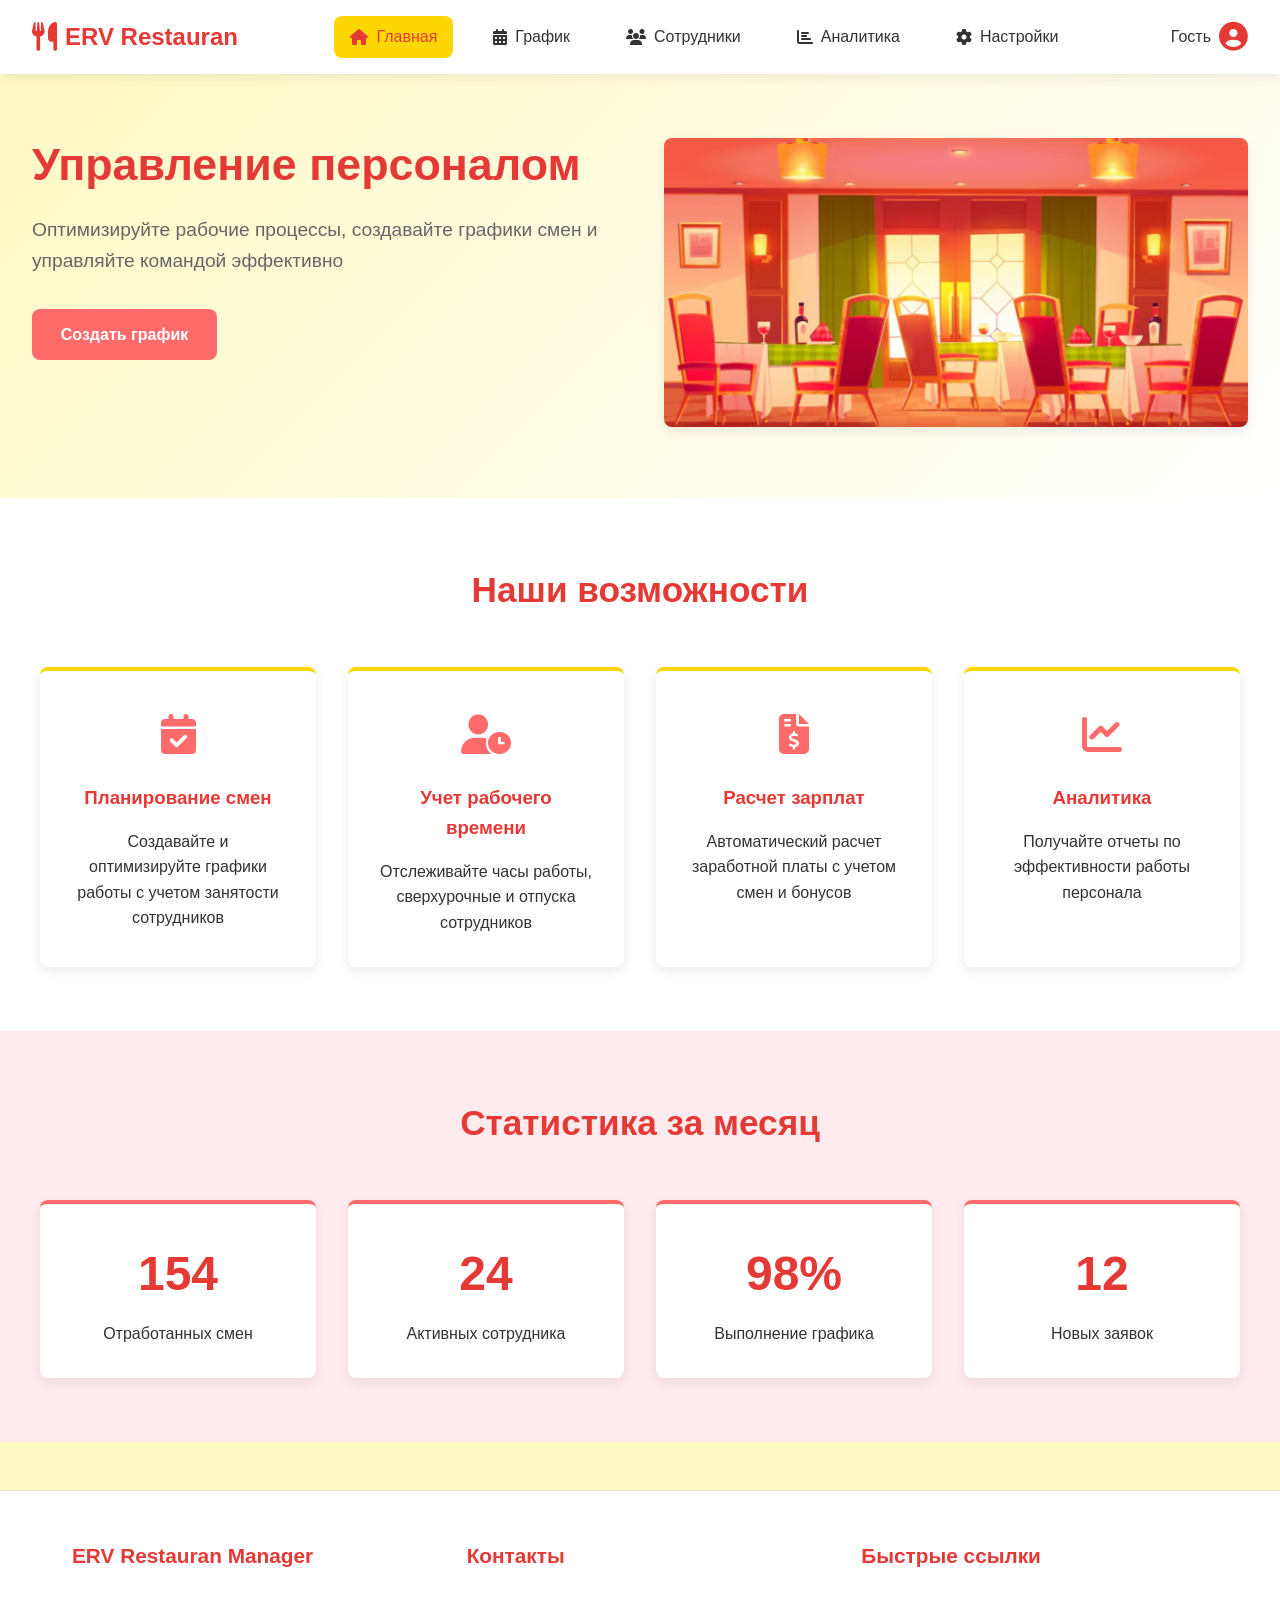
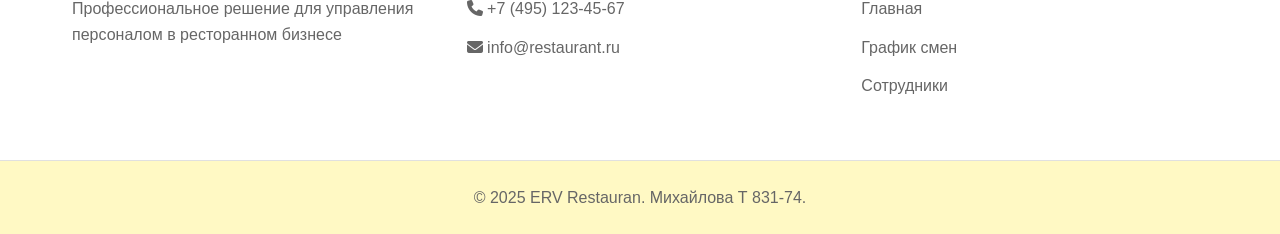
<file: index.html>
﻿<!DOCTYPE html>
<html lang="ru">
<head>
    <meta charset="UTF-8">
    <meta name="viewport" content="width=device-width, initial-scale=1.0">
    <title>ERV Restauran Manager | Главная</title>
    <link rel="stylesheet" href="style.css">
    <link rel="stylesheet" href="https://cdnjs.cloudflare.com/ajax/libs/font-awesome/6.4.0/css/all.min.css">
</head>
<body>
    <header>
        <nav class="navbar">
            <div class="logo">
                <i class="fas fa-utensils"></i>
                <span>ERV Restauran</span>
            </div>
            <input type="checkbox" id="menu-toggle">
            <label for="menu-toggle" class="menu-btn">
                <i class="fas fa-bars"></i>
            </label>
            <ul class="nav-menu">
                <li><a href="index.html" class="active"><i class="fas fa-home"></i> Главная</a></li>
                <li><a href="schedule.html"><i class="fas fa-calendar-alt"></i> График</a></li>
                <li><a href="employees.html"><i class="fas fa-users"></i> Сотрудники</a></li>
                <li><a href="#"><i class="fas fa-chart-bar"></i> Аналитика</a></li>
                <li><a href="#"><i class="fas fa-cog"></i> Настройки</a></li>
            </ul>
            <div class="user-profile">
                <span>Гость</span>
                <i class="fas fa-user-circle"></i>
            </div>
        </nav>
    </header>

    <main>
        <section class="hero">
            <div class="hero-content">
                <h1>Управление персоналом</h1>
                <p>Оптимизируйте рабочие процессы, создавайте графики смен и управляйте командой эффективно</p>
                <a href="schedule.html" class="btn-primary">Создать график</a>
            </div>
            <div class="hero-image">
                <img src="images/restaurant.jpg" alt="Интерьер ресторана">
            </div>
        </section>

        <section class="features">
            <h2>Наши возможности</h2>
            <div class="features-grid">
                <div class="feature-card">
                    <div class="feature-icon">
                        <i class="fas fa-calendar-check"></i>
                    </div>
                    <h3>Планирование смен</h3>
                    <p>Создавайте и оптимизируйте графики работы с учетом занятости сотрудников</p>
                </div>
                <div class="feature-card">
                    <div class="feature-icon">
                        <i class="fas fa-user-clock"></i>
                    </div>
                    <h3>Учет рабочего времени</h3>
                    <p>Отслеживайте часы работы, сверхурочные и отпуска сотрудников</p>
                </div>
                <div class="feature-card">
                    <div class="feature-icon">
                        <i class="fas fa-file-invoice-dollar"></i>
                    </div>
                    <h3>Расчет зарплат</h3>
                    <p>Автоматический расчет заработной платы с учетом смен и бонусов</p>
                </div>
                <div class="feature-card">
                    <div class="feature-icon">
                        <i class="fas fa-chart-line"></i>
                    </div>
                    <h3>Аналитика</h3>
                    <p>Получайте отчеты по эффективности работы персонала</p>
                </div>
            </div>
        </section>

        <section class="stats">
            <h2>Статистика за месяц</h2>
            <div class="stats-grid">
                <div class="stat-card">
                    <h3>154</h3>
                    <p>Отработанных смен</p>
                </div>
                <div class="stat-card">
                    <h3>24</h3>
                    <p>Активных сотрудника</p>
                </div>
                <div class="stat-card">
                    <h3>98%</h3>
                    <p>Выполнение графика</p>
                </div>
                <div class="stat-card">
                    <h3>12</h3>
                    <p>Новых заявок</p>
                </div>
            </div>
        </section>
    </main>

    <footer>
        <div class="footer-content">
            <div class="footer-section">
                <h3>ERV Restauran Manager</h3>
                <p>Профессиональное решение для управления персоналом в ресторанном бизнесе</p>
            </div>
            <div class="footer-section">
                <h3>Контакты</h3>
                <p><i class="fas fa-phone"></i> +7 (495) 123-45-67</p>
                <p><i class="fas fa-envelope"></i> info@restaurant.ru</p>
            </div>
            <div class="footer-section">
                <h3>Быстрые ссылки</h3>
                <ul>
                    <li><a href="index.html">Главная</a></li>
                    <li><a href="schedule.html">График смен</a></li>
                    <li><a href="employees.html">Сотрудники</a></li>
                </ul>
            </div>
        </div>
        <div class="footer-bottom">
            <p>&copy; 2025 ERV Restauran. Михайлова Т 831-74.</p>
        </div>
    </footer>
</body>
</html>
</file>
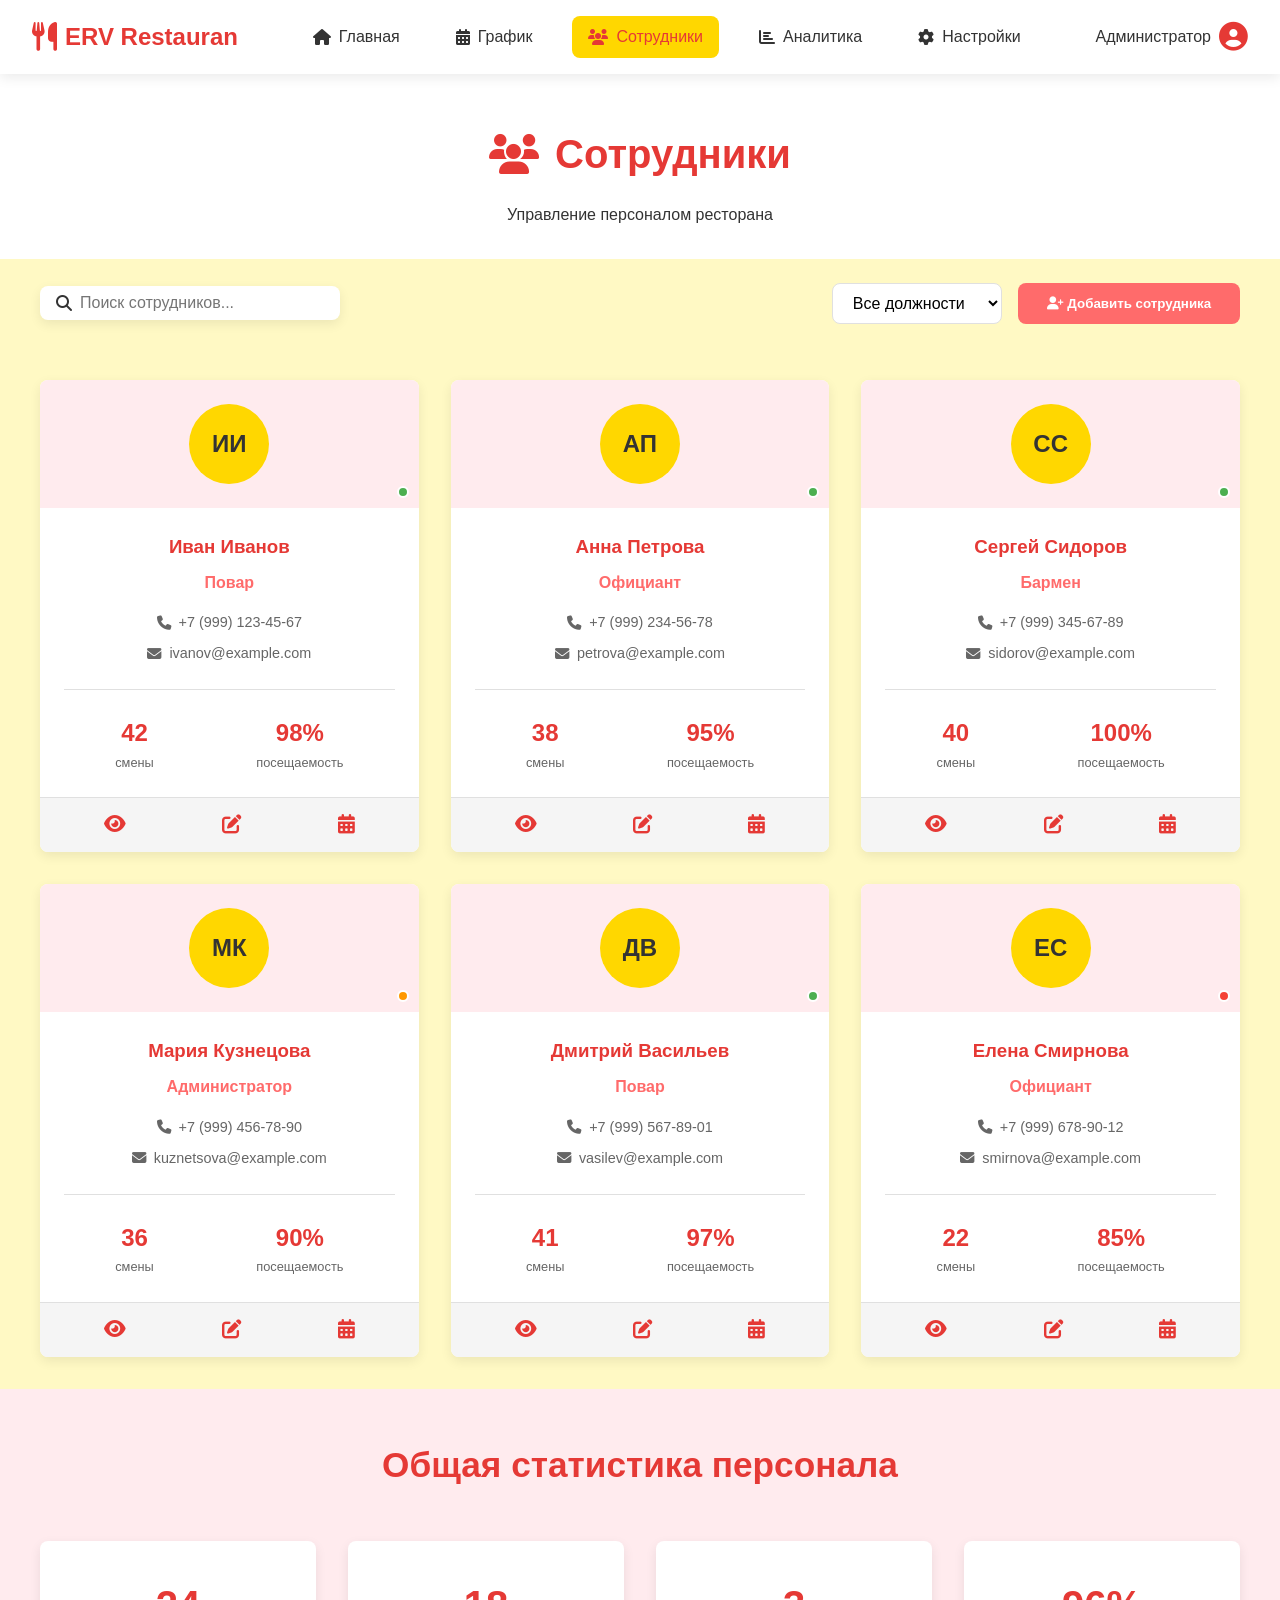
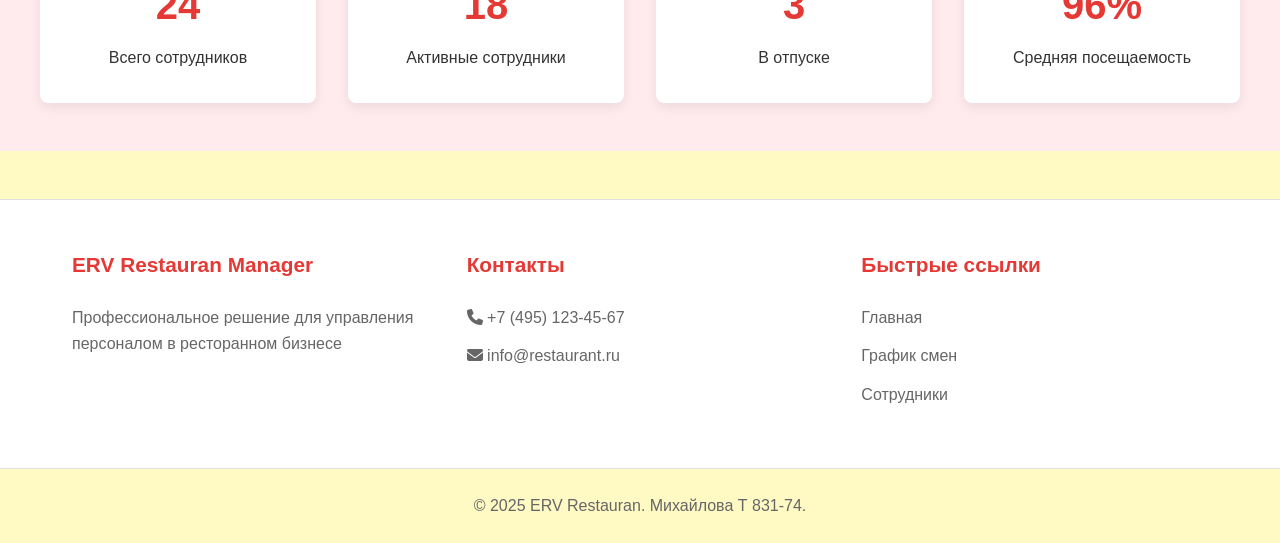
<file: employees.html>
﻿<!DOCTYPE html>
<html lang="ru">
<head>
    <meta charset="UTF-8">
    <meta name="viewport" content="width=device-width, initial-scale=1.0">
    <title>ERV Restauran Manager | Сотрудники</title>
    <link rel="stylesheet" href="style.css">
    <link rel="stylesheet" href="https://cdnjs.cloudflare.com/ajax/libs/font-awesome/6.4.0/css/all.min.css">
</head>
<body>
    <header>
        <nav class="navbar">
            <div class="logo">
                <i class="fas fa-utensils"></i>
                <span>ERV Restauran</span>
            </div>
            <input type="checkbox" id="menu-toggle">
            <label for="menu-toggle" class="menu-btn">
                <i class="fas fa-bars"></i>
            </label>
            <ul class="nav-menu">
                <li><a href="index.html"><i class="fas fa-home"></i> Главная</a></li>
                <li><a href="schedule.html"><i class="fas fa-calendar-alt"></i> График</a></li>
                <li><a href="employees.html" class="active"><i class="fas fa-users"></i> Сотрудники</a></li>
                <li><a href="#"><i class="fas fa-chart-bar"></i> Аналитика</a></li>
                <li><a href="#"><i class="fas fa-cog"></i> Настройки</a></li>
            </ul>
            <div class="user-profile">
                <span>Администратор</span>
                <i class="fas fa-user-circle"></i>
            </div>
        </nav>
    </header>

    <main>
        <section class="page-header">
            <h1><i class="fas fa-users"></i> Сотрудники</h1>
            <p>Управление персоналом ресторана</p>
        </section>

        <section class="employee-controls">
            <div class="controls-container">
                <div class="search-box">
                    <i class="fas fa-search"></i>
                    <input type="text" placeholder="Поиск сотрудников...">
                </div>
                <div class="filter-actions">
                    <select class="filter-select">
                        <option>Все должности</option>
                        <option>Повар</option>
                        <option>Официант</option>
                        <option>Бармен</option>
                        <option>Администратор</option>
                    </select>
                    <button class="btn-primary"><i class="fas fa-user-plus"></i> Добавить сотрудника</button>
                </div>
            </div>
        </section>

        <section class="employees-container">
            <div class="employees-grid">
                <div class="employee-card">
                    <div class="employee-card-header">
                        <div class="employee-avatar large">ИИ</div>
                        <div class="employee-status active"></div>
                    </div>
                    <div class="employee-card-body">
                        <h3>Иван Иванов</h3>
                        <p class="employee-position">Повар</p>
                        <p class="employee-contact"><i class="fas fa-phone"></i> +7 (999) 123-45-67</p>
                        <p class="employee-contact"><i class="fas fa-envelope"></i> ivanov@example.com</p>
                        <div class="employee-stats">
                            <div class="stat">
                                <span class="stat-value">42</span>
                                <span class="stat-label">смены</span>
                            </div>
                            <div class="stat">
                                <span class="stat-value">98%</span>
                                <span class="stat-label">посещаемость</span>
                            </div>
                        </div>
                    </div>
                    <div class="employee-card-actions">
                        <button class="btn-action"><i class="fas fa-eye"></i></button>
                        <button class="btn-action"><i class="fas fa-edit"></i></button>
                        <button class="btn-action"><i class="fas fa-calendar-alt"></i></button>
                    </div>
                </div>

                <div class="employee-card">
                    <div class="employee-card-header">
                        <div class="employee-avatar large">АП</div>
                        <div class="employee-status active"></div>
                    </div>
                    <div class="employee-card-body">
                        <h3>Анна Петрова</h3>
                        <p class="employee-position">Официант</p>
                        <p class="employee-contact"><i class="fas fa-phone"></i> +7 (999) 234-56-78</p>
                        <p class="employee-contact"><i class="fas fa-envelope"></i> petrova@example.com</p>
                        <div class="employee-stats">
                            <div class="stat">
                                <span class="stat-value">38</span>
                                <span class="stat-label">смены</span>
                            </div>
                            <div class="stat">
                                <span class="stat-value">95%</span>
                                <span class="stat-label">посещаемость</span>
                            </div>
                        </div>
                    </div>
                    <div class="employee-card-actions">
                        <button class="btn-action"><i class="fas fa-eye"></i></button>
                        <button class="btn-action"><i class="fas fa-edit"></i></button>
                        <button class="btn-action"><i class="fas fa-calendar-alt"></i></button>
                    </div>
                </div>

                <div class="employee-card">
                    <div class="employee-card-header">
                        <div class="employee-avatar large">СС</div>
                        <div class="employee-status active"></div>
                    </div>
                    <div class="employee-card-body">
                        <h3>Сергей Сидоров</h3>
                        <p class="employee-position">Бармен</p>
                        <p class="employee-contact"><i class="fas fa-phone"></i> +7 (999) 345-67-89</p>
                        <p class="employee-contact"><i class="fas fa-envelope"></i> sidorov@example.com</p>
                        <div class="employee-stats">
                            <div class="stat">
                                <span class="stat-value">40</span>
                                <span class="stat-label">смены</span>
                            </div>
                            <div class="stat">
                                <span class="stat-value">100%</span>
                                <span class="stat-label">посещаемость</span>
                            </div>
                        </div>
                    </div>
                    <div class="employee-card-actions">
                        <button class="btn-action"><i class="fas fa-eye"></i></button>
                        <button class="btn-action"><i class="fas fa-edit"></i></button>
                        <button class="btn-action"><i class="fas fa-calendar-alt"></i></button>
                    </div>
                </div>

                <div class="employee-card">
                    <div class="employee-card-header">
                        <div class="employee-avatar large">МК</div>
                        <div class="employee-status vacation"></div>
                    </div>
                    <div class="employee-card-body">
                        <h3>Мария Кузнецова</h3>
                        <p class="employee-position">Администратор</p>
                        <p class="employee-contact"><i class="fas fa-phone"></i> +7 (999) 456-78-90</p>
                        <p class="employee-contact"><i class="fas fa-envelope"></i> kuznetsova@example.com</p>
                        <div class="employee-stats">
                            <div class="stat">
                                <span class="stat-value">36</span>
                                <span class="stat-label">смены</span>
                            </div>
                            <div class="stat">
                                <span class="stat-value">90%</span>
                                <span class="stat-label">посещаемость</span>
                            </div>
                        </div>
                    </div>
                    <div class="employee-card-actions">
                        <button class="btn-action"><i class="fas fa-eye"></i></button>
                        <button class="btn-action"><i class="fas fa-edit"></i></button>
                        <button class="btn-action"><i class="fas fa-calendar-alt"></i></button>
                    </div>
                </div>

                <div class="employee-card">
                    <div class="employee-card-header">
                        <div class="employee-avatar large">ДВ</div>
                        <div class="employee-status active"></div>
                    </div>
                    <div class="employee-card-body">
                        <h3>Дмитрий Васильев</h3>
                        <p class="employee-position">Повар</p>
                        <p class="employee-contact"><i class="fas fa-phone"></i> +7 (999) 567-89-01</p>
                        <p class="employee-contact"><i class="fas fa-envelope"></i> vasilev@example.com</p>
                        <div class="employee-stats">
                            <div class="stat">
                                <span class="stat-value">41</span>
                                <span class="stat-label">смены</span>
                            </div>
                            <div class="stat">
                                <span class="stat-value">97%</span>
                                <span class="stat-label">посещаемость</span>
                            </div>
                        </div>
                    </div>
                    <div class="employee-card-actions">
                        <button class="btn-action"><i class="fas fa-eye"></i></button>
                        <button class="btn-action"><i class="fas fa-edit"></i></button>
                        <button class="btn-action"><i class="fas fa-calendar-alt"></i></button>
                    </div>
                </div>

                <div class="employee-card">
                    <div class="employee-card-header">
                        <div class="employee-avatar large">ЕС</div>
                        <div class="employee-status inactive"></div>
                    </div>
                    <div class="employee-card-body">
                        <h3>Елена Смирнова</h3>
                        <p class="employee-position">Официант</p>
                        <p class="employee-contact"><i class="fas fa-phone"></i> +7 (999) 678-90-12</p>
                        <p class="employee-contact"><i class="fas fa-envelope"></i> smirnova@example.com</p>
                        <div class="employee-stats">
                            <div class="stat">
                                <span class="stat-value">22</span>
                                <span class="stat-label">смены</span>
                            </div>
                            <div class="stat">
                                <span class="stat-value">85%</span>
                                <span class="stat-label">посещаемость</span>
                            </div>
                        </div>
                    </div>
                    <div class="employee-card-actions">
                        <button class="btn-action"><i class="fas fa-eye"></i></button>
                        <button class="btn-action"><i class="fas fa-edit"></i></button>
                        <button class="btn-action"><i class="fas fa-calendar-alt"></i></button>
                    </div>
                </div>
            </div>
        </section>

        <section class="employee-stats-overview">
            <h2>Общая статистика персонала</h2>
            <div class="stats-overview-grid">
                <div class="overview-card">
                    <h3>24</h3>
                    <p>Всего сотрудников</p>
                </div>
                <div class="overview-card">
                    <h3>18</h3>
                    <p>Активные сотрудники</p>
                </div>
                <div class="overview-card">
                    <h3>3</h3>
                    <p>В отпуске</p>
                </div>
                <div class="overview-card">
                    <h3>96%</h3>
                    <p>Средняя посещаемость</p>
                </div>
            </div>
        </section>
    </main>

    <footer>
        <div class="footer-content">
            <div class="footer-section">
                <h3>ERV Restauran Manager</h3>
                <p>Профессиональное решение для управления персоналом в ресторанном бизнесе</p>
            </div>
            <div class="footer-section">
                <h3>Контакты</h3>
                <p><i class="fas fa-phone"></i> +7 (495) 123-45-67</p>
                <p><i class="fas fa-envelope"></i> info@restaurant.ru</p>
            </div>
            <div class="footer-section">
                <h3>Быстрые ссылки</h3>
                <ul>
                    <li><a href="index.html">Главная</a></li>
                    <li><a href="schedule.html">График смен</a></li>
                    <li><a href="employees.html">Сотрудники</a></li>
                </ul>
            </div>
        </div>
        <div class="footer-bottom">
            <p>&copy; 2025 ERV Restauran. Михайлова Т 831-74.</p>
        </div>
    </footer>
</body>
</html>
</file>
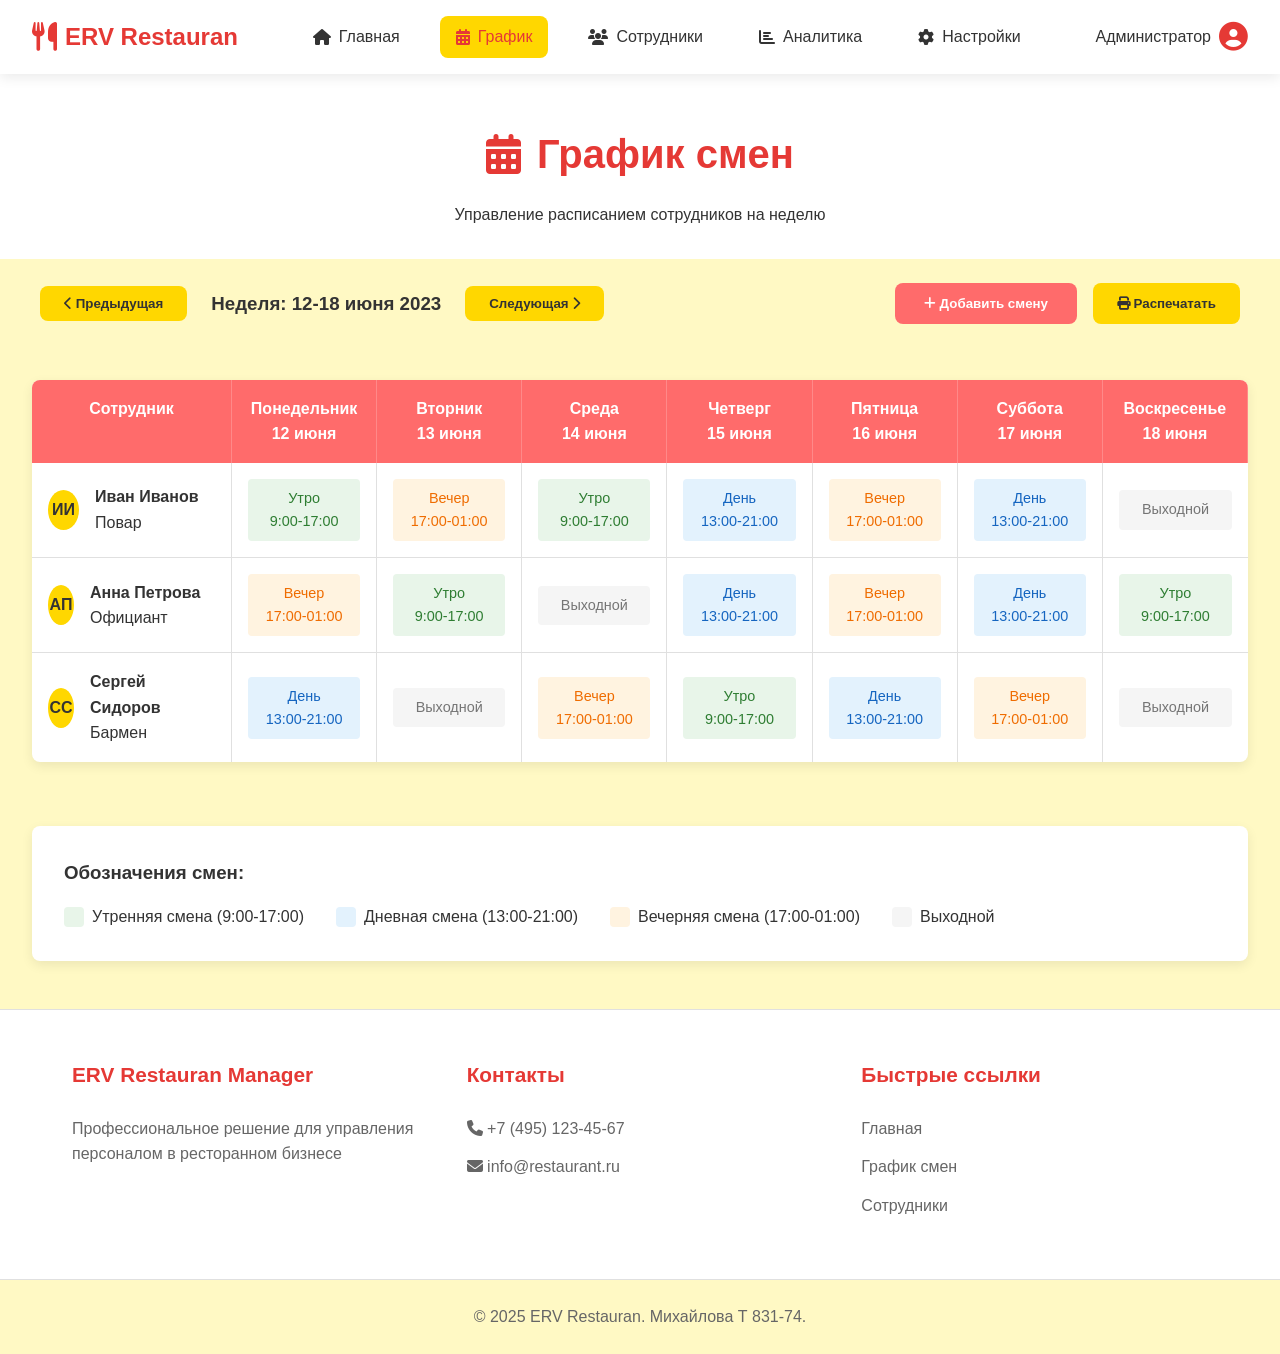
<file: schedule.html>
﻿<!DOCTYPE html>
<html lang="ru">
<head>
    <meta charset="UTF-8">
    <meta name="viewport" content="width=device-width, initial-scale=1.0">
    <title>ERV Restauran Manager | График смен</title>
    <link rel="stylesheet" href="style.css">
    <link rel="stylesheet" href="https://cdnjs.cloudflare.com/ajax/libs/font-awesome/6.4.0/css/all.min.css">
</head>
<body>
    <header>
        <nav class="navbar">
            <div class="logo">
                <i class="fas fa-utensils"></i>
                <span>ERV Restauran</span>
            </div>
            <input type="checkbox" id="menu-toggle">
            <label for="menu-toggle" class="menu-btn">
                <i class="fas fa-bars"></i>
            </label>
            <ul class="nav-menu">
                <li><a href="index.html"><i class="fas fa-home"></i> Главная</a></li>
                <li><a href="schedule.html" class="active"><i class="fas fa-calendar-alt"></i> График</a></li>
                <li><a href="employees.html"><i class="fas fa-users"></i> Сотрудники</a></li>
                <li><a href="#"><i class="fas fa-chart-bar"></i> Аналитика</a></li>
                <li><a href="#"><i class="fas fa-cog"></i> Настройки</a></li>
            </ul>
            <div class="user-profile">
                <span>Администратор</span>
                <i class="fas fa-user-circle"></i>
            </div>
        </nav>
    </header>

    <main>
        <section class="page-header">
            <h1><i class="fas fa-calendar-alt"></i> График смен</h1>
            <p>Управление расписанием сотрудников на неделю</p>
        </section>

        <section class="schedule-controls">
            <div class="controls-container">
                <div class="week-navigation">
                    <button class="btn-secondary"><i class="fas fa-chevron-left"></i> Предыдущая</button>
                    <h3>Неделя: 12-18 июня 2023</h3>
                    <button class="btn-secondary">Следующая <i class="fas fa-chevron-right"></i></button>
                </div>
                <div class="schedule-actions">
                    <button class="btn-primary"><i class="fas fa-plus"></i> Добавить смену</button>
                    <button class="btn-secondary"><i class="fas fa-print"></i> Распечатать</button>
                </div>
            </div>
        </section>

        <section class="schedule-container">
            <div class="schedule-table">
                <div class="table-header">
                    <div class="header-cell">Сотрудник</div>
                    <div class="header-cell">Понедельник<br>12 июня</div>
                    <div class="header-cell">Вторник<br>13 июня</div>
                    <div class="header-cell">Среда<br>14 июня</div>
                    <div class="header-cell">Четверг<br>15 июня</div>
                    <div class="header-cell">Пятница<br>16 июня</div>
                    <div class="header-cell">Суббота<br>17 июня</div>
                    <div class="header-cell">Воскресенье<br>18 июня</div>
                </div>

                <div class="table-row">
                    <div class="row-cell employee-info">
                        <div class="employee-avatar">ИИ</div>
                        <div class="employee-details">
                            <strong>Иван Иванов</strong>
                            <span>Повар</span>
                        </div>
                    </div>
                    <div class="row-cell shift-day">
                        <div class="shift morning">Утро<br>9:00-17:00</div>
                    </div>
                    <div class="row-cell shift-day">
                        <div class="shift evening">Вечер<br>17:00-01:00</div>
                    </div>
                    <div class="row-cell shift-day">
                        <div class="shift morning">Утро<br>9:00-17:00</div>
                    </div>
                    <div class="row-cell shift-day">
                        <div class="shift day">День<br>13:00-21:00</div>
                    </div>
                    <div class="row-cell shift-day">
                        <div class="shift evening">Вечер<br>17:00-01:00</div>
                    </div>
                    <div class="row-cell shift-day">
                        <div class="shift day">День<br>13:00-21:00</div>
                    </div>
                    <div class="row-cell shift-day">
                        <div class="shift off">Выходной</div>
                    </div>
                </div>

                <div class="table-row">
                    <div class="row-cell employee-info">
                        <div class="employee-avatar">АП</div>
                        <div class="employee-details">
                            <strong>Анна Петрова</strong>
                            <span>Официант</span>
                        </div>
                    </div>
                    <div class="row-cell shift-day">
                        <div class="shift evening">Вечер<br>17:00-01:00</div>
                    </div>
                    <div class="row-cell shift-day">
                        <div class="shift morning">Утро<br>9:00-17:00</div>
                    </div>
                    <div class="row-cell shift-day">
                        <div class="shift off">Выходной</div>
                    </div>
                    <div class="row-cell shift-day">
                        <div class="shift day">День<br>13:00-21:00</div>
                    </div>
                    <div class="row-cell shift-day">
                        <div class="shift evening">Вечер<br>17:00-01:00</div>
                    </div>
                    <div class="row-cell shift-day">
                        <div class="shift day">День<br>13:00-21:00</div>
                    </div>
                    <div class="row-cell shift-day">
                        <div class="shift morning">Утро<br>9:00-17:00</div>
                    </div>
                </div>

                <div class="table-row">
                    <div class="row-cell employee-info">
                        <div class="employee-avatar">СС</div>
                        <div class="employee-details">
                            <strong>Сергей Сидоров</strong>
                            <span>Бармен</span>
                        </div>
                    </div>
                    <div class="row-cell shift-day">
                        <div class="shift day">День<br>13:00-21:00</div>
                    </div>
                    <div class="row-cell shift-day">
                        <div class="shift off">Выходной</div>
                    </div>
                    <div class="row-cell shift-day">
                        <div class="shift evening">Вечер<br>17:00-01:00</div>
                    </div>
                    <div class="row-cell shift-day">
                        <div class="shift morning">Утро<br>9:00-17:00</div>
                    </div>
                    <div class="row-cell shift-day">
                        <div class="shift day">День<br>13:00-21:00</div>
                    </div>
                    <div class="row-cell shift-day">
                        <div class="shift evening">Вечер<br>17:00-01:00</div>
                    </div>
                    <div class="row-cell shift-day">
                        <div class="shift off">Выходной</div>
                    </div>
                </div>
            </div>
        </section>

        <section class="legend">
            <h3>Обозначения смен:</h3>
            <div class="legend-items">
                <div class="legend-item">
                    <div class="legend-color morning"></div>
                    <span>Утренняя смена (9:00-17:00)</span>
                </div>
                <div class="legend-item">
                    <div class="legend-color day"></div>
                    <span>Дневная смена (13:00-21:00)</span>
                </div>
                <div class="legend-item">
                    <div class="legend-color evening"></div>
                    <span>Вечерняя смена (17:00-01:00)</span>
                </div>
                <div class="legend-item">
                    <div class="legend-color off"></div>
                    <span>Выходной</span>
                </div>
            </div>
        </section>
    </main>

    <footer>
        <div class="footer-content">
            <div class="footer-section">
                <h3>ERV Restauran Manager</h3>
                <p>Профессиональное решение для управления персоналом в ресторанном бизнесе</p>
            </div>
            <div class="footer-section">
                <h3>Контакты</h3>
                <p><i class="fas fa-phone"></i> +7 (495) 123-45-67</p>
                <p><i class="fas fa-envelope"></i> info@restaurant.ru</p>
            </div>
            <div class="footer-section">
                <h3>Быстрые ссылки</h3>
                <ul>
                    <li><a href="index.html">Главная</a></li>
                    <li><a href="schedule.html">График смен</a></li>
                    <li><a href="employees.html">Сотрудники</a></li>
                </ul>
            </div>
        </div>
        <div class="footer-bottom">
            <p>&copy; 2025 ERV Restauran. Михайлова Т 831-74.</p>
        </div>
    </footer>
</body>
</html>
</file>
<file: style.css>
/* �������� ����� � ����� */
* {
    margin: 0;
    padding: 0;
    box-sizing: border-box;
}

:root {
    --primary-yellow: #FFD700;
    --primary-red: #FF6B6B;
    --light-yellow: #FFF9C4;
    --light-red: #FFEBEE;
    --dark-yellow: #FFC107;
    --dark-red: #E53935;
    --text-dark: #333333;
    --text-light: #666666;
    --white: #FFFFFF;
    --gray-light: #F5F5F5;
    --gray-medium: #E0E0E0;
    --shadow: 0 4px 12px rgba(0, 0, 0, 0.08);
    --border-radius: 8px;
}

body {
    font-family: 'Segoe UI', Tahoma, Geneva, Verdana, sans-serif;
    line-height: 1.6;
    color: var(--text-dark);
    background-color: var(--light-yellow);
}

/* ��������� */
.navbar {
    display: flex;
    justify-content: space-between;
    align-items: center;
    padding: 1rem 2rem;
    background-color: var(--white);
    box-shadow: var(--shadow);
    position: sticky;
    top: 0;
    z-index: 100;
}

.logo {
    display: flex;
    align-items: center;
    font-size: 1.5rem;
    font-weight: bold;
    color: var(--dark-red);
}

.logo i {
    margin-right: 0.5rem;
    font-size: 1.8rem;
}

.nav-menu {
    display: flex;
    list-style: none;
    gap: 1.5rem;
}

.nav-menu a {
    text-decoration: none;
    color: var(--text-dark);
    font-weight: 500;
    padding: 0.5rem 1rem;
    border-radius: var(--border-radius);
    transition: all 0.3s ease;
    display: flex;
    align-items: center;
    gap: 0.5rem;
}

.nav-menu a:hover {
    background-color: var(--light-red);
    color: var(--dark-red);
}

.nav-menu a.active {
    background-color: var(--primary-yellow);
    color: var(--dark-red);
}

.user-profile {
    display: flex;
    align-items: center;
    gap: 0.5rem;
    font-weight: 500;
}

.user-profile i {
    font-size: 1.8rem;
    color: var(--dark-red);
}

#menu-toggle {
    display: none;
}

.menu-btn {
    display: none;
    font-size: 1.5rem;
    cursor: pointer;
    color: var(--dark-red);
}

/* ������� �������� */
.hero {
    display: grid;
    grid-template-columns: 1fr 1fr;
    gap: 3rem;
    padding: 4rem 2rem;
    background: linear-gradient(135deg, var(--light-yellow) 0%, var(--white) 100%);
}

.hero-content h1 {
    font-size: 2.8rem;
    color: var(--dark-red);
    margin-bottom: 1.5rem;
    line-height: 1.2;
}

.hero-content p {
    font-size: 1.2rem;
    color: var(--text-light);
    margin-bottom: 2rem;
}

.hero-image img {
    width: 100%;
    height: auto;
    border-radius: var(--border-radius);
    box-shadow: var(--shadow);
}

.btn-primary {
    display: inline-block;
    background-color: var(--primary-red);
    color: var(--white);
    padding: 0.8rem 1.8rem;
    border-radius: var(--border-radius);
    text-decoration: none;
    font-weight: bold;
    border: none;
    cursor: pointer;
    transition: all 0.3s ease;
    text-align: center;
}

.btn-primary:hover {
    background-color: var(--dark-red);
    transform: translateY(-3px);
    box-shadow: 0 6px 12px rgba(255, 107, 107, 0.3);
}

.btn-secondary {
    display: inline-block;
    background-color: var(--primary-yellow);
    color: var(--text-dark);
    padding: 0.6rem 1.5rem;
    border-radius: var(--border-radius);
    text-decoration: none;
    font-weight: bold;
    border: none;
    cursor: pointer;
    transition: all 0.3s ease;
}

.btn-secondary:hover {
    background-color: var(--dark-yellow);
    transform: translateY(-2px);
}

/* �������� */
.features {
    padding: 4rem 2rem;
    background-color: var(--white);
}

.features h2 {
    text-align: center;
    font-size: 2.2rem;
    color: var(--dark-red);
    margin-bottom: 3rem;
}

.features-grid {
    display: grid;
    grid-template-columns: repeat(4, 1fr);
    gap: 2rem;
    max-width: 1200px;
    margin: 0 auto;
}

.feature-card {
    background-color: var(--white);
    padding: 2rem;
    border-radius: var(--border-radius);
    box-shadow: var(--shadow);
    text-align: center;
    transition: transform 0.3s ease;
    border-top: 4px solid var(--primary-yellow);
}

.feature-card:hover {
    transform: translateY(-10px);
}

.feature-icon {
    font-size: 2.5rem;
    color: var(--primary-red);
    margin-bottom: 1rem;
}

.feature-card h3 {
    color: var(--dark-red);
    margin-bottom: 1rem;
}

/* ���������� */
.stats {
    padding: 4rem 2rem;
    background-color: var(--light-red);
}

.stats h2 {
    text-align: center;
    font-size: 2.2rem;
    color: var(--dark-red);
    margin-bottom: 3rem;
}

.stats-grid {
    display: grid;
    grid-template-columns: repeat(4, 1fr);
    gap: 2rem;
    max-width: 1200px;
    margin: 0 auto;
}

.stat-card {
    background-color: var(--white);
    padding: 2rem;
    border-radius: var(--border-radius);
    box-shadow: var(--shadow);
    text-align: center;
    border-top: 4px solid var(--primary-red);
}

.stat-card h3 {
    font-size: 3rem;
    color: var(--dark-red);
    margin-bottom: 0.5rem;
}

/* �������� ������� */
.page-header {
    padding: 3rem 2rem 2rem;
    background-color: var(--white);
    text-align: center;
}

.page-header h1 {
    font-size: 2.5rem;
    color: var(--dark-red);
    margin-bottom: 1rem;
    display: flex;
    align-items: center;
    justify-content: center;
    gap: 1rem;
}

.schedule-controls {
    padding: 1.5rem 2rem;
    background-color: var(--light-yellow);
}

.controls-container {
    display: flex;
    justify-content: space-between;
    align-items: center;
    max-width: 1200px;
    margin: 0 auto;
}

.week-navigation {
    display: flex;
    align-items: center;
    gap: 1.5rem;
}

.schedule-actions {
    display: flex;
    gap: 1rem;
}

.schedule-container {
    padding: 2rem;
    overflow-x: auto;
}

.schedule-table {
    min-width: 800px;
    background-color: var(--white);
    border-radius: var(--border-radius);
    box-shadow: var(--shadow);
    overflow: hidden;
}

.table-header {
    display: grid;
    grid-template-columns: 200px repeat(7, 1fr);
    background-color: var(--primary-red);
    color: var(--white);
    font-weight: bold;
}

.header-cell {
    padding: 1rem;
    text-align: center;
    border-right: 1px solid rgba(255, 255, 255, 0.2);
}

.table-row {
    display: grid;
    grid-template-columns: 200px repeat(7, 1fr);
    border-bottom: 1px solid var(--gray-medium);
}

.table-row:last-child {
    border-bottom: none;
}

.row-cell {
    padding: 1rem;
    border-right: 1px solid var(--gray-medium);
    display: flex;
    align-items: center;
    justify-content: center;
}

.row-cell:last-child {
    border-right: none;
}

.employee-info {
    display: flex;
    align-items: center;
    gap: 1rem;
    justify-content: flex-start;
}

.employee-avatar {
    width: 40px;
    height: 40px;
    background-color: var(--primary-yellow);
    border-radius: 50%;
    display: flex;
    align-items: center;
    justify-content: center;
    font-weight: bold;
}

.shift {
    padding: 0.5rem;
    border-radius: 4px;
    text-align: center;
    font-size: 0.9rem;
    width: 100%;
}

.shift.morning {
    background-color: #E8F5E9;
    color: #2E7D32;
}

.shift.day {
    background-color: #E3F2FD;
    color: #1565C0;
}

.shift.evening {
    background-color: #FFF3E0;
    color: #EF6C00;
}

.shift.off {
    background-color: #F5F5F5;
    color: #757575;
}

.legend {
    padding: 2rem;
    background-color: var(--white);
    margin: 2rem;
    border-radius: var(--border-radius);
    box-shadow: var(--shadow);
}

.legend-items {
    display: flex;
    flex-wrap: wrap;
    gap: 2rem;
    margin-top: 1rem;
}

.legend-item {
    display: flex;
    align-items: center;
    gap: 0.5rem;
}

.legend-color {
    width: 20px;
    height: 20px;
    border-radius: 4px;
}

.legend-color.morning {
    background-color: #E8F5E9;
}

.legend-color.day {
    background-color: #E3F2FD;
}

.legend-color.evening {
    background-color: #FFF3E0;
}

.legend-color.off {
    background-color: #F5F5F5;
}

/* �������� ����������� */
.employee-controls {
    padding: 1.5rem 2rem;
    background-color: var(--light-yellow);
}

.search-box {
    display: flex;
    align-items: center;
    background-color: var(--white);
    padding: 0.5rem 1rem;
    border-radius: var(--border-radius);
    box-shadow: var(--shadow);
    width: 300px;
}

.search-box input {
    border: none;
    outline: none;
    width: 100%;
    padding-left: 0.5rem;
    font-size: 1rem;
}

.filter-actions {
    display: flex;
    gap: 1rem;
    align-items: center;
}

.filter-select {
    padding: 0.6rem 1rem;
    border-radius: var(--border-radius);
    border: 1px solid var(--gray-medium);
    background-color: var(--white);
    font-size: 1rem;
}

.employees-container {
    padding: 2rem;
}

.employees-grid {
    display: grid;
    grid-template-columns: repeat(3, 1fr);
    gap: 2rem;
    max-width: 1200px;
    margin: 0 auto;
}

.employee-card {
    background-color: var(--white);
    border-radius: var(--border-radius);
    box-shadow: var(--shadow);
    overflow: hidden;
    transition: transform 0.3s ease;
}

.employee-card:hover {
    transform: translateY(-5px);
}

.employee-card-header {
    position: relative;
    padding: 1.5rem;
    background-color: var(--light-red);
    text-align: center;
}

.employee-avatar.large {
    width: 80px;
    height: 80px;
    background-color: var(--primary-yellow);
    border-radius: 50%;
    display: flex;
    align-items: center;
    justify-content: center;
    font-size: 1.5rem;
    font-weight: bold;
    margin: 0 auto;
}

.employee-status {
    position: absolute;
    bottom: 10px;
    right: 10px;
    width: 12px;
    height: 12px;
    border-radius: 50%;
    border: 2px solid var(--white);
}

.employee-status.active {
    background-color: #4CAF50;
}

.employee-status.vacation {
    background-color: #FF9800;
}

.employee-status.inactive {
    background-color: #F44336;
}

.employee-card-body {
    padding: 1.5rem;
    text-align: center;
}

.employee-card-body h3 {
    color: var(--dark-red);
    margin-bottom: 0.5rem;
}

.employee-position {
    color: var(--primary-red);
    font-weight: bold;
    margin-bottom: 1rem;
}

.employee-contact {
    display: flex;
    align-items: center;
    justify-content: center;
    gap: 0.5rem;
    margin-bottom: 0.5rem;
    color: var(--text-light);
    font-size: 0.9rem;
}

.employee-stats {
    display: flex;
    justify-content: space-around;
    margin-top: 1.5rem;
    padding-top: 1.5rem;
    border-top: 1px solid var(--gray-medium);
}

.stat {
    display: flex;
    flex-direction: column;
}

.stat-value {
    font-size: 1.5rem;
    font-weight: bold;
    color: var(--dark-red);
}

.stat-label {
    font-size: 0.8rem;
    color: var(--text-light);
}

.employee-card-actions {
    display: flex;
    justify-content: space-around;
    padding: 1rem;
    background-color: var(--gray-light);
    border-top: 1px solid var(--gray-medium);
}

.btn-action {
    background: none;
    border: none;
    font-size: 1.2rem;
    color: var(--dark-red);
    cursor: pointer;
    transition: color 0.3s ease;
}

.btn-action:hover {
    color: var(--primary-red);
}

.employee-stats-overview {
    padding: 3rem 2rem;
    background-color: var(--light-red);
}

.employee-stats-overview h2 {
    text-align: center;
    font-size: 2.2rem;
    color: var(--dark-red);
    margin-bottom: 3rem;
}

.stats-overview-grid {
    display: grid;
    grid-template-columns: repeat(4, 1fr);
    gap: 2rem;
    max-width: 1200px;
    margin: 0 auto;
}

.overview-card {
    background-color: var(--white);
    padding: 2rem;
    border-radius: var(--border-radius);
    box-shadow: var(--shadow);
    text-align: center;
}

.overview-card h3 {
    font-size: 2.5rem;
    color: var(--dark-red);
    margin-bottom: 0.5rem;
}

/* ������ */
footer {
    background-color: var(--white);
    border-top: 1px solid var(--gray-medium);
    margin-top: 3rem;
}

.footer-content {
    display: grid;
    grid-template-columns: repeat(3, 1fr);
    gap: 3rem;
    padding: 3rem 2rem;
    max-width: 1200px;
    margin: 0 auto;
}

.footer-section h3 {
    color: var(--dark-red);
    margin-bottom: 1.5rem;
    font-size: 1.3rem;
}

.footer-section p, .footer-section li {
    color: var(--text-light);
    margin-bottom: 0.8rem;
}

.footer-section ul {
    list-style: none;
}

.footer-section a {
    color: var(--text-light);
    text-decoration: none;
    transition: color 0.3s ease;
}

.footer-section a:hover {
    color: var(--dark-red);
}

.footer-bottom {
    text-align: center;
    padding: 1.5rem;
    background-color: var(--light-yellow);
    color: var(--text-light);
    border-top: 1px solid var(--gray-medium);
}

/* ���������� ����� */

/* >=1200 px - ��� ��������� */

/* 992-1199 px */
@media (max-width: 1199px) {
    .features-grid {
        grid-template-columns: repeat(2, 1fr);
    }
    
    .stats-grid {
        grid-template-columns: repeat(2, 1fr);
    }
    
    .employees-grid {
        grid-template-columns: repeat(2, 1fr);
    }
    
    .stats-overview-grid {
        grid-template-columns: repeat(2, 1fr);
    }
}

/* 768-991 px */
@media (max-width: 991px) {
    .hero {
        grid-template-columns: 1fr;
        text-align: center;
    }
    
    .controls-container {
        flex-direction: column;
        gap: 1.5rem;
    }
    
    .week-navigation {
        order: 1;
    }
    
    .schedule-actions {
        order: 2;
    }
    
    .employee-controls .controls-container {
        flex-direction: column;
        gap: 1.5rem;
    }
    
    .search-box {
        width: 100%;
    }
    
    .footer-content {
        grid-template-columns: repeat(2, 1fr);
    }
}

/* 576-768 px */
@media (max-width: 768px) {
    .navbar {
        flex-wrap: wrap;
    }
    
    .menu-btn {
        display: block;
        order: 1;
    }
    
    .nav-menu {
        display: none;
        flex-direction: column;
        width: 100%;
        order: 3;
        margin-top: 1rem;
    }
    
    #menu-toggle:checked ~ .nav-menu {
        display: flex;
    }
    
    .user-profile {
        order: 2;
    }
    
    .features-grid {
        grid-template-columns: 1fr;
    }
    
    .employees-grid {
        grid-template-columns: 1fr;
    }
    
    .table-header, .table-row {
        grid-template-columns: 150px repeat(7, 120px);
    }
    
    .header-cell, .row-cell {
        padding: 0.5rem;
        font-size: 0.9rem;
    }
}

/* 460-576 px */
@media (max-width: 576px) {
    .hero {
        padding: 2rem 1rem;
    }
    
    .hero-content h1 {
        font-size: 2rem;
    }
    
    .features, .stats, .employees-container, .employee-stats-overview {
        padding: 2rem 1rem;
    }
    
    .footer-content {
        grid-template-columns: 1fr;
    }
    
    .controls-container {
        padding: 0 1rem;
    }
    
    .week-navigation {
        flex-direction: column;
        gap: 1rem;
    }
    
    .schedule-actions {
        flex-direction: column;
        width: 100%;
    }
    
    .schedule-actions button {
        width: 100%;
    }
}

/* 414-460 px */
@media (max-width: 460px) {
    .navbar {
        padding: 1rem;
    }
    
    .logo span {
        font-size: 1.2rem;
    }
    
    .hero-content h1 {
        font-size: 1.8rem;
    }
    
    .page-header h1 {
        font-size: 2rem;
        flex-direction: column;
        gap: 0.5rem;
    }
    
    .stats-grid, .stats-overview-grid {
        grid-template-columns: 1fr;
    }
    
    .legend-items {
        flex-direction: column;
        gap: 1rem;
    }
}

/* 375-413 px */
@media (max-width: 413px) {
    .hero-content h1 {
        font-size: 1.6rem;
    }
    
    .features h2, .stats h2, .employee-stats-overview h2 {
        font-size: 1.8rem;
    }
    
    .table-header, .table-row {
        grid-template-columns: 120px repeat(7, 100px);
    }
    
    .header-cell, .row-cell {
        font-size: 0.8rem;
        padding: 0.3rem;
    }
}

/* 320-374 px */
@media (max-width: 374px) {
    .hero-content h1 {
        font-size: 1.4rem;
    }
    
    .btn-primary, .btn-secondary {
        padding: 0.6rem 1rem;
        font-size: 0.9rem;
    }
    
    .filter-actions {
        flex-direction: column;
        width: 100%;
    }
    
    .filter-select {
        width: 100%;
    }
    
    .table-header, .table-row {
        grid-template-columns: 100px repeat(7, 90px);
    }
}
</file>
